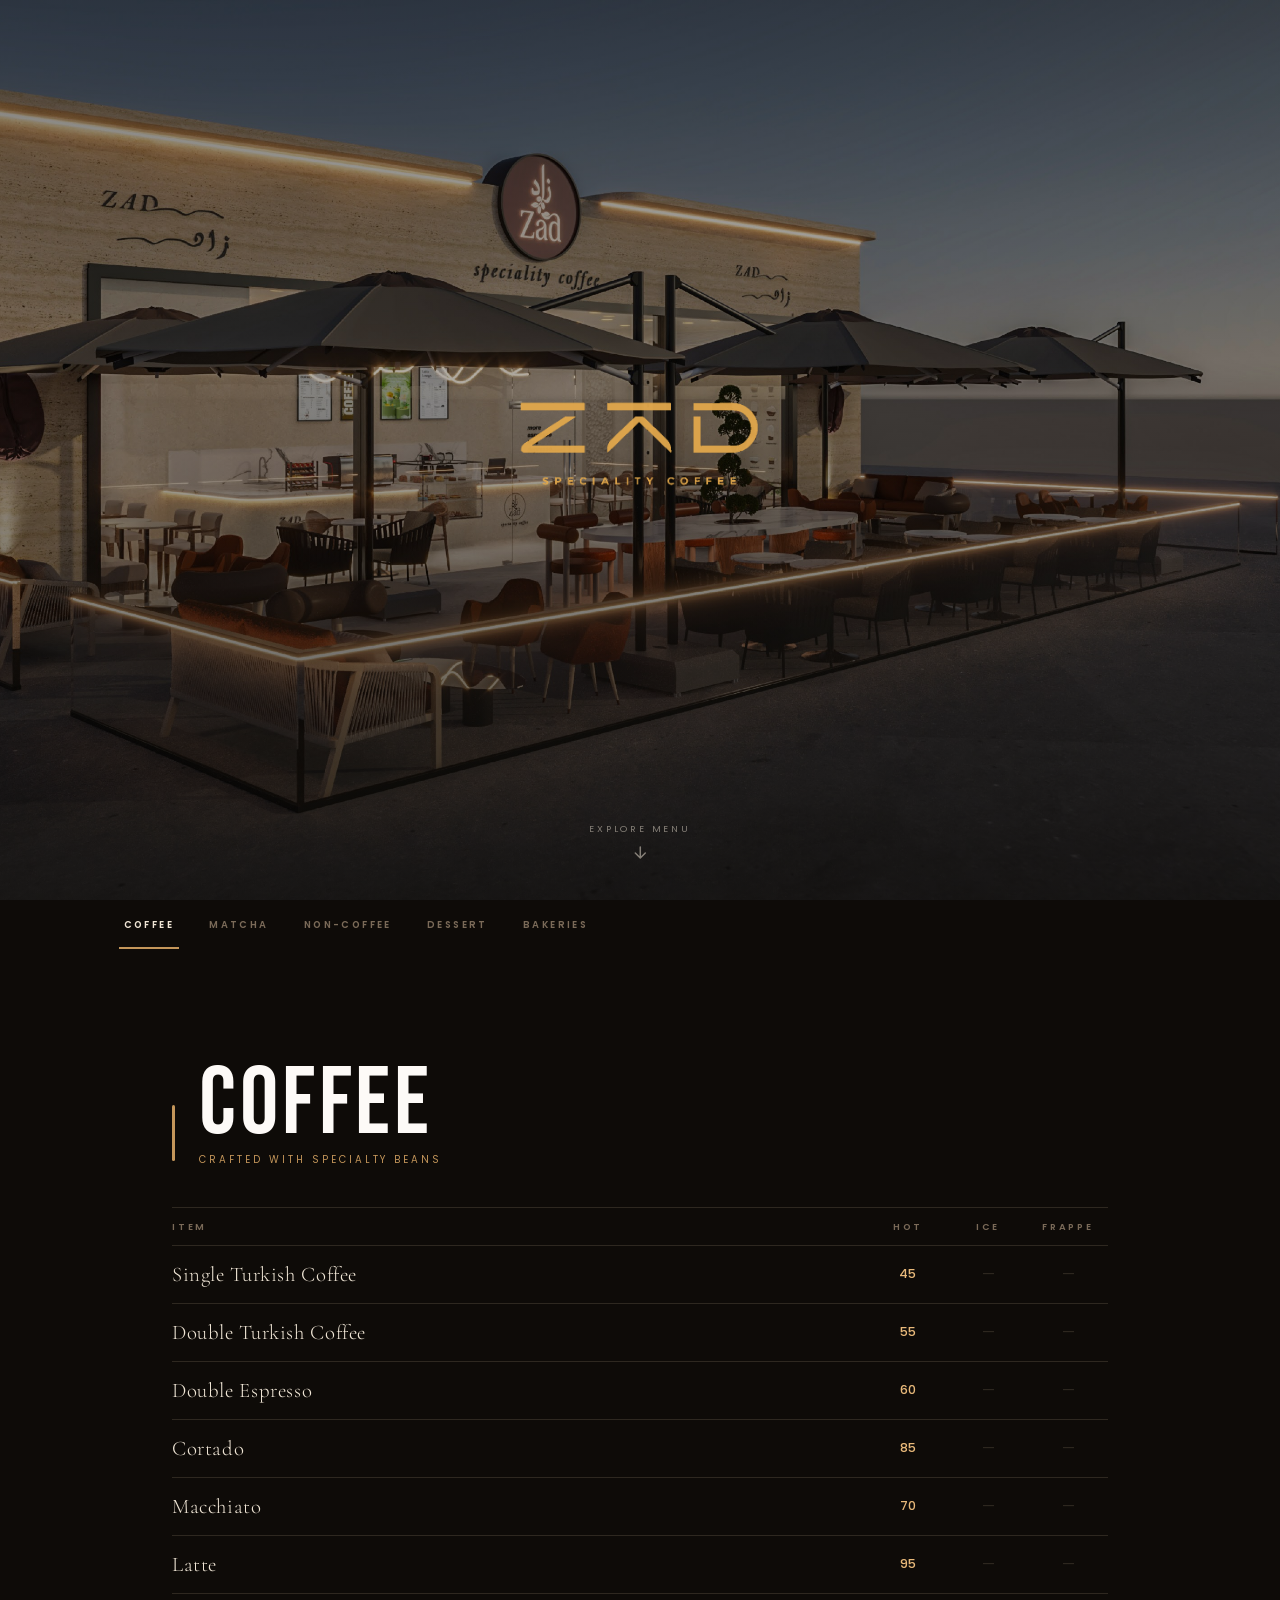
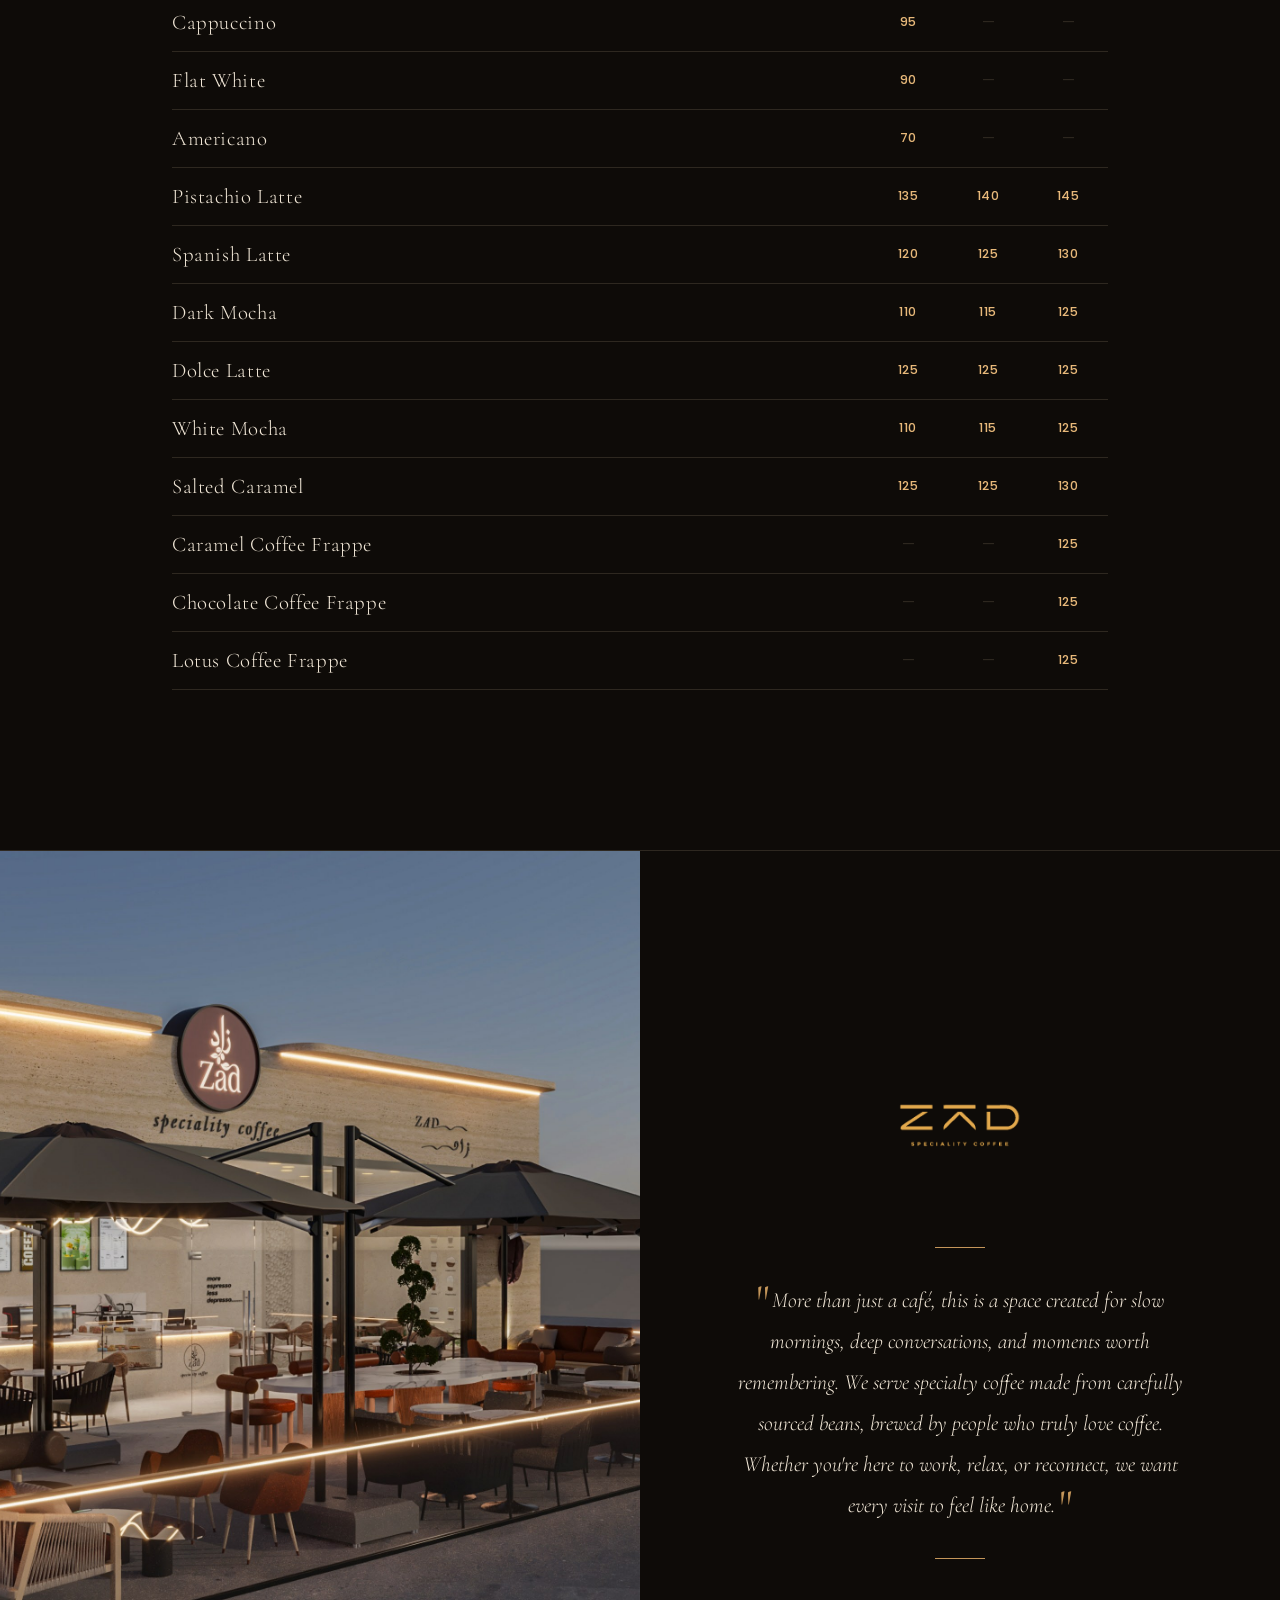
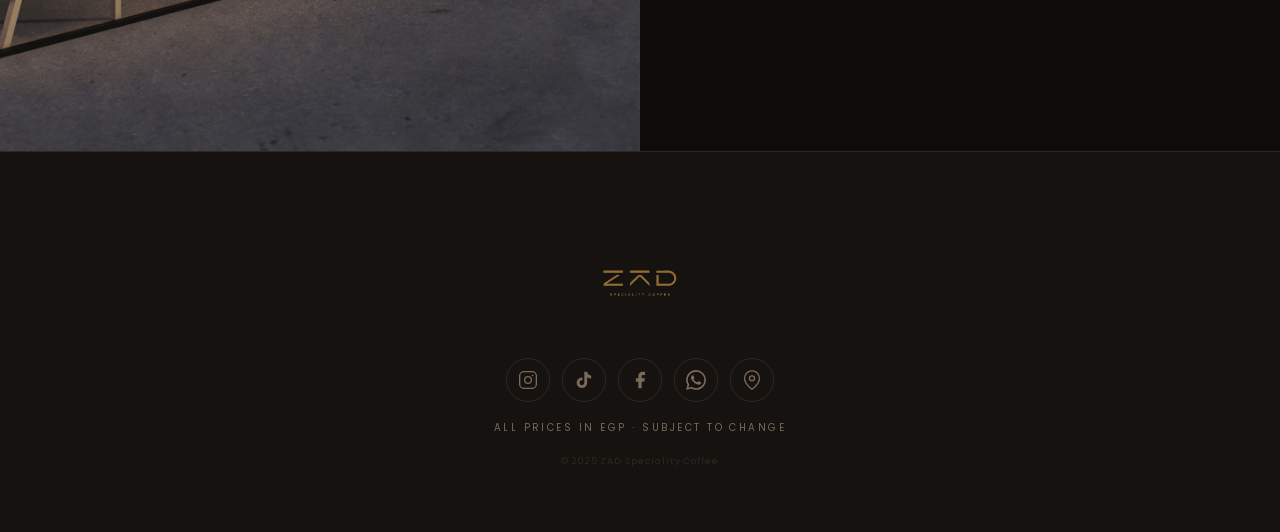
<file: index.html>
<!DOCTYPE html>
<html lang="en">
<head>
  <meta charset="UTF-8" />
  <meta name="viewport" content="width=device-width, initial-scale=1.0" />
  <title>ZAD — Speciality Coffee Menu</title>
  <meta name="description" content="ZAD Speciality Coffee — Full Menu" />
  <link rel="icon" href="logo.png" />
  <link rel="stylesheet" href="style.css" />
</head>
<body>
<div class="z-app">

  <!-- HERO -->
  <header class="z-hero">
    <div class="z-hero-img"></div>
    <div class="z-hero-overlay"></div>
    <div class="z-hero-content">
      <img src="logo.png" alt="ZAD" class="z-hero-logo" />
    </div>
    <a href="#menu" class="z-hero-down">
      <span>Explore Menu</span>
      <svg width="16" height="16" viewBox="0 0 16 16" fill="none">
        <path d="M8 3v10M3 9l5 5 5-5" stroke="currentColor" stroke-width="1.5" stroke-linecap="round" stroke-linejoin="round"/>
      </svg>
    </a>
  </header>

  <!-- NAV -->
  <nav class="z-nav" id="z-nav">
    <div class="z-nav-inner" id="z-nav-inner"></div>
  </nav>

  <!-- MENU -->
  <main class="z-main" id="z-main"></main>

  <!-- ABOUT SECTION -->
  <section class="z-about-panel" id="about">
    <div class="z-about-split">
      <div class="z-slideshow" id="z-slideshow"></div>
      <div class="z-about-info">
        <img src="logo.png" alt="ZAD" class="z-about-logo" />
        <div class="z-about-rule"></div>
        <p class="z-about-quote">More than just a café, this is a space created for slow mornings, deep conversations, and moments worth remembering. We serve specialty coffee made from carefully sourced beans, brewed by people who truly love coffee. Whether you're here to work, relax, or reconnect, we want every visit to feel like home.</p>
        <div class="z-about-rule"></div>
      </div>
    </div>
  </section>

  <!-- FOOTER -->
  <footer class="z-footer">
    <img src="logo.png" alt="ZAD" class="z-footer-logo" />
    <div class="z-social">
      <a href="#" class="z-social-btn" target="_blank" rel="noopener" aria-label="Instagram">
        <svg width="20" height="20" viewBox="0 0 24 24" fill="none" stroke="currentColor" stroke-width="1.6" stroke-linecap="round" stroke-linejoin="round">
          <rect x="2" y="2" width="20" height="20" rx="5" ry="5"/><circle cx="12" cy="12" r="4"/><circle cx="17.5" cy="6.5" r="1" fill="currentColor" stroke="none"/>
        </svg>
      </a>
      <a href="#" class="z-social-btn" target="_blank" rel="noopener" aria-label="TikTok">
        <svg width="20" height="20" viewBox="0 0 24 24" fill="currentColor">
          <path d="M19.59 6.69a4.83 4.83 0 0 1-3.77-4.25V2h-3.45v13.67a2.89 2.89 0 0 1-2.88 2.5 2.89 2.89 0 0 1-2.89-2.89 2.89 2.89 0 0 1 2.89-2.89c.28 0 .54.04.79.1V9.01a6.32 6.32 0 0 0-.79-.05 6.34 6.34 0 0 0-6.34 6.34 6.34 6.34 0 0 0 6.34 6.34 6.34 6.34 0 0 0 6.33-6.34V8.69a8.18 8.18 0 0 0 4.78 1.52V6.75a4.85 4.85 0 0 1-1.01-.06z"/>
        </svg>
      </a>
      <a href="#" class="z-social-btn" target="_blank" rel="noopener" aria-label="Facebook">
        <svg width="20" height="20" viewBox="0 0 24 24" fill="currentColor">
          <path d="M18 2h-3a5 5 0 0 0-5 5v3H7v4h3v8h4v-8h3l1-4h-4V7a1 1 0 0 1 1-1h3z"/>
        </svg>
      </a>
      <a href="#" class="z-social-btn" target="_blank" rel="noopener" aria-label="WhatsApp">
        <svg width="20" height="20" viewBox="0 0 24 24" fill="currentColor">
          <path d="M17.472 14.382c-.297-.149-1.758-.867-2.03-.967-.273-.099-.471-.148-.67.15-.197.297-.767.966-.94 1.164-.173.199-.347.223-.644.075-.297-.15-1.255-.463-2.39-1.475-.883-.788-1.48-1.761-1.653-2.059-.173-.297-.018-.458.13-.606.134-.133.298-.347.446-.52.149-.174.198-.298.298-.497.099-.198.05-.371-.025-.52-.075-.149-.669-1.612-.916-2.207-.242-.579-.487-.5-.669-.51-.173-.008-.371-.01-.57-.01-.198 0-.52.074-.792.372-.272.297-1.04 1.016-1.04 2.479 0 1.462 1.065 2.875 1.213 3.074.149.198 2.096 3.2 5.077 4.487.709.306 1.262.489 1.694.625.712.227 1.36.195 1.871.118.571-.085 1.758-.719 2.006-1.413.248-.694.248-1.289.173-1.413-.074-.124-.272-.198-.57-.347m-5.421 7.403h-.004a9.87 9.87 0 0 1-5.031-1.378l-.361-.214-3.741.982.998-3.648-.235-.374a9.86 9.86 0 0 1-1.51-5.26c.001-5.45 4.436-9.884 9.888-9.884 2.64 0 5.122 1.03 6.988 2.898a9.825 9.825 0 0 1 2.893 6.994c-.003 5.45-4.437 9.884-9.885 9.884m8.413-18.297A11.815 11.815 0 0 0 12.05 0C5.495 0 .16 5.335.157 11.892c0 2.096.547 4.142 1.588 5.945L.057 24l6.305-1.654a11.882 11.882 0 0 0 5.683 1.448h.005c6.554 0 11.89-5.335 11.893-11.893a11.821 11.821 0 0 0-3.48-8.413z"/>
        </svg>
      </a>
      <a href="#" class="z-social-btn" target="_blank" rel="noopener" aria-label="Location">
        <svg width="20" height="20" viewBox="0 0 24 24" fill="none" stroke="currentColor" stroke-width="1.6" stroke-linecap="round" stroke-linejoin="round">
          <path d="M21 10c0 7-9 13-9 13s-9-6-9-13a9 9 0 0 1 18 0z"/><circle cx="12" cy="10" r="3"/>
        </svg>
      </a>
    </div>
    <p class="z-footer-line">All prices in EGP · Subject to change</p>
    <p class="z-footer-copy">© 2025 ZAD Speciality Coffee</p>
  </footer>

</div>
<script src="script.js"></script>
</body>
</html>
</file>
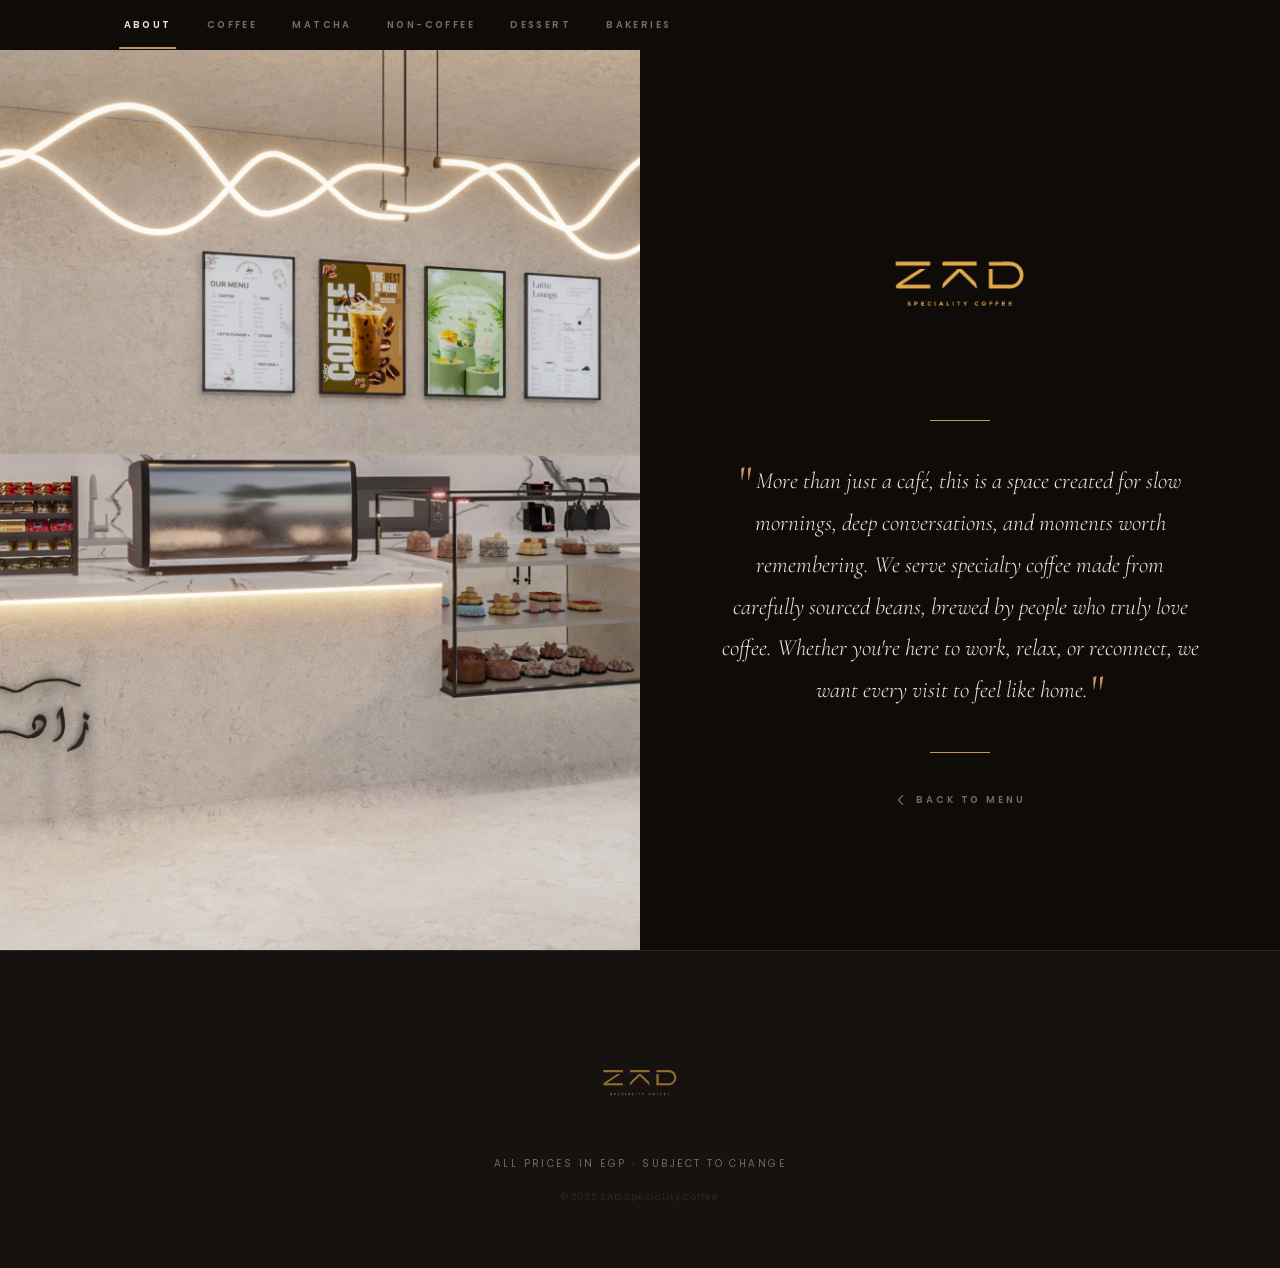
<file: about.html>
<!DOCTYPE html>
<html lang="en">
<head>
  <meta charset="UTF-8" />
  <meta name="viewport" content="width=device-width, initial-scale=1.0" />
  <title>ZAD — About</title>
  <link rel="icon" href="logo.png" />
  <link rel="stylesheet" href="style.css" />
  <style>
    .z-about-wrap {
      min-height: 100vh;
      display: grid;
      grid-template-columns: 1fr 1fr;
    }

    /* LEFT — slideshow */
    .z-about-left {
      position: relative;
      overflow: hidden;
      min-height: 600px;
    }

    .z-slide {
      position: absolute;
      inset: 0;
      background-size: cover;
      background-position: center;
      opacity: 0;
      transition: opacity 0.3s ease;
    }

    .z-slide.z-slide-active {
      opacity: 1;
    }

    /* RIGHT — content */
    .z-about-right {
      background: var(--bg);
      display: flex;
      flex-direction: column;
      align-items: center;
      justify-content: center;
      padding: 5rem 4rem;
      gap: 2.5rem;
      text-align: center;
    }

    .z-about-logo {
      width: min(280px, 60%);
      height: auto;
    }

    .z-about-rule {
      width: 60px;
      height: 1px;
      background: var(--gold);
      margin: 0 auto;
    }

    .z-about-quote {
      font-family: var(--f-serif);
      font-size: clamp(1.1rem, 2vw, 1.45rem);
      font-weight: 300;
      font-style: italic;
      color: var(--cream);
      line-height: 1.8;
      max-width: 480px;
    }

    .z-about-quote::before {
      content: '"';
      font-size: 3rem;
      color: var(--gold);
      line-height: 0;
      vertical-align: -0.6rem;
      margin-right: 0.2rem;
      font-style: normal;
    }

    .z-about-quote::after {
      content: '"';
      font-size: 3rem;
      color: var(--gold);
      line-height: 0;
      vertical-align: -0.6rem;
      margin-left: 0.2rem;
      font-style: normal;
    }

    .z-about-back {
      display: inline-flex;
      align-items: center;
      gap: 0.5rem;
      font-family: var(--f-body);
      font-size: 0.6rem;
      font-weight: 600;
      letter-spacing: 0.3em;
      text-transform: uppercase;
      color: var(--muted);
      text-decoration: none;
      transition: color 0.2s;
    }

    .z-about-back:hover { color: var(--gold2); }

    /* Mobile */
    @media (max-width: 768px) {
      .z-about-wrap {
        grid-template-columns: 1fr;
        grid-template-rows: 50vh auto;
      }

      .z-about-left { min-height: 50vh; }

      .z-about-right {
        padding: 3.5rem 2rem;
      }
    }
  </style>
</head>
<body>
<div class="z-app">

  <!-- NAV -->
  <nav class="z-nav">
    <div class="z-nav-inner" id="navInner"></div>
  </nav>

  <div class="z-about-wrap">

    <!-- LEFT: Slideshow -->
    <div class="z-about-left" id="slideshow"></div>

    <!-- RIGHT: Content -->
    <div class="z-about-right">
      <img src="logo.png" alt="ZAD" class="z-about-logo" />
      <div class="z-about-rule"></div>
      <p class="z-about-quote">More than just a café, this is a space created for slow mornings, deep conversations, and moments worth remembering. We serve specialty coffee made from carefully sourced beans, brewed by people who truly love coffee. Whether you're here to work, relax, or reconnect, we want every visit to feel like home.</p>
      <div class="z-about-rule"></div>
      <a href="index.html" class="z-about-back">
        <svg width="14" height="14" viewBox="0 0 16 16" fill="none">
          <path d="M10 3L5 8l5 5" stroke="currentColor" stroke-width="1.5" stroke-linecap="round" stroke-linejoin="round"/>
        </svg>
        Back to Menu
      </a>
    </div>

  </div>

  <!-- FOOTER -->
  <footer class="z-footer">
    <img src="logo.png" alt="ZAD" class="z-footer-logo" />
    <p class="z-footer-line">All prices in EGP · Subject to change</p>
    <p class="z-footer-copy">© 2025 ZAD Speciality Coffee</p>
  </footer>

</div>
<script>
  const images = [
    "img-002.jpg","img-003.jpg","img-004.jpg",
    "img-005.jpg","img-006.jpg","img-007.jpg",
    "img-008.jpg","img-009.jpg","img-010.jpg",
    "img-011.jpg","img-012.jpg","img-013.jpg",
    "img-014.jpg","img-015.jpg","img-016.jpg",
    "img-017.jpg","img-018.jpg","img-019.jpg",
    "img-020.jpg","img-021.jpg","img-022.jpg",
    "img-023.jpg","img-024.jpg","img-025.jpg",
    "img-026.jpg","img-027.jpg","img-028.jpg",
    "img-029.jpg"
  ];

  const slideshow = document.getElementById("slideshow");

  // Build slides
  images.forEach((src, i) => {
    const div = document.createElement("div");
    div.className = "z-slide" + (i === 0 ? " z-slide-active" : "");
    div.style.backgroundImage = `url('${src}')`;
    slideshow.appendChild(div);
  });

  let current = 0;
  const slides = document.querySelectorAll(".z-slide");

  setInterval(() => {
    slides[current].classList.remove("z-slide-active");
    current = (current + 1) % slides.length;
    slides[current].classList.add("z-slide-active");
  }, 500);

  // Nav
  const CATEGORIES = [
    { id: "Coffee", label: "Coffee" },
    { id: "Matcha", label: "Matcha" },
    { id: "NonCoffee", label: "Non-Coffee" },
    { id: "Dessert", label: "Dessert" },
    { id: "Bakeries", label: "Bakeries" },
  ];

  const navInner = document.getElementById("navInner");

  // About btn (active)
  const aboutBtn = document.createElement("a");
  aboutBtn.className = "z-nav-btn z-nav-on";
  aboutBtn.textContent = "About";
  aboutBtn.href = "about.html";
  navInner.appendChild(aboutBtn);

  CATEGORIES.forEach(c => {
    const btn = document.createElement("a");
    btn.className = "z-nav-btn";
    btn.textContent = c.label;
    btn.href = "index.html";
    navInner.appendChild(btn);
  });

  // Sticky nav
  const nav = document.querySelector(".z-nav");
  window.addEventListener("scroll", () => {
    nav.classList.toggle("z-nav-stuck", window.scrollY > 10);
  }, { passive: true });
</script>
</body>
</html>
</file>
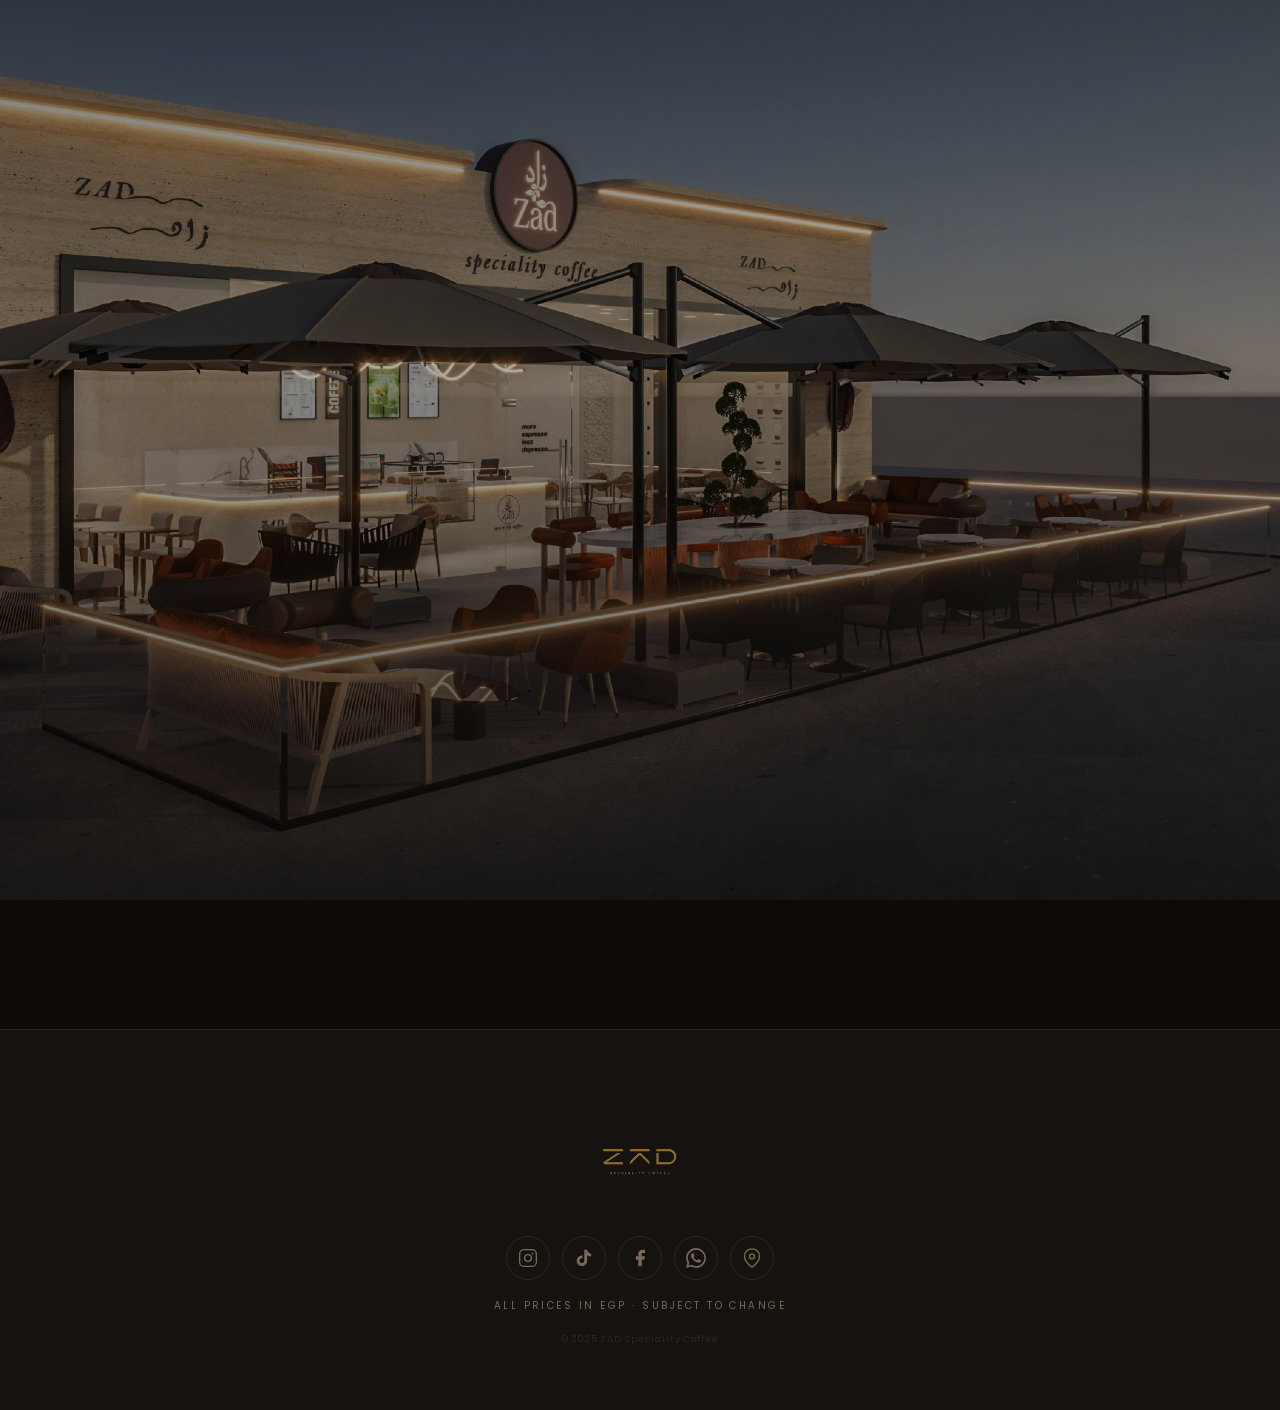
<file: bakeries.html>
<!DOCTYPE html>
<html lang="en">
<head>
  <meta charset="UTF-8" />
  <meta name="viewport" content="width=device-width, initial-scale=1.0" />
  <title>ZAD — Speciality Coffee Menu</title>
  <meta name="description" content="ZAD Speciality Coffee — Full Menu" />
  <link rel="icon" href="logo.png" />
  <link rel="stylesheet" href="style.css" />
</head>
<body>
<div class="z-app">

  <!-- HERO -->
  <header class="z-hero">
    <div class="z-hero-img"></div>
    <div class="z-hero-overlay"></div>
    <div class="z-hero-content">
      <img src="logo.png" alt="ZAD" class="z-hero-logo" />
    </div>
    <a href="#Coffee" class="z-hero-down">
      <span>Explore Menu</span>
      <svg width="16" height="16" viewBox="0 0 16 16" fill="none">
        <path d="M8 3v10M3 9l5 5 5-5" stroke="currentColor" stroke-width="1.5" stroke-linecap="round" stroke-linejoin="round"/>
      </svg>
    </a>
  </header>

  <!-- NAV -->
  <nav class="z-nav">
    <div class="z-nav-inner"></div>
  </nav>

  <!-- SECTION (built by JS) -->
  <main class="z-main"></main>

  <!-- FOOTER -->
  <footer class="z-footer">
    <img src="logo.png" alt="ZAD" class="z-footer-logo" />

    <div class="z-social">
      <!-- Instagram -->
      <a href="#" class="z-social-btn" target="_blank" rel="noopener" aria-label="Instagram">
        <svg width="20" height="20" viewBox="0 0 24 24" fill="none" stroke="currentColor" stroke-width="1.6" stroke-linecap="round" stroke-linejoin="round">
          <rect x="2" y="2" width="20" height="20" rx="5" ry="5"/>
          <circle cx="12" cy="12" r="4"/>
          <circle cx="17.5" cy="6.5" r="1" fill="currentColor" stroke="none"/>
        </svg>
      </a>
      <!-- TikTok -->
      <a href="#" class="z-social-btn" target="_blank" rel="noopener" aria-label="TikTok">
        <svg width="20" height="20" viewBox="0 0 24 24" fill="currentColor">
          <path d="M19.59 6.69a4.83 4.83 0 0 1-3.77-4.25V2h-3.45v13.67a2.89 2.89 0 0 1-2.88 2.5 2.89 2.89 0 0 1-2.89-2.89 2.89 2.89 0 0 1 2.89-2.89c.28 0 .54.04.79.1V9.01a6.32 6.32 0 0 0-.79-.05 6.34 6.34 0 0 0-6.34 6.34 6.34 6.34 0 0 0 6.34 6.34 6.34 6.34 0 0 0 6.33-6.34V8.69a8.18 8.18 0 0 0 4.78 1.52V6.75a4.85 4.85 0 0 1-1.01-.06z"/>
        </svg>
      </a>
      <!-- Facebook -->
      <a href="#" class="z-social-btn" target="_blank" rel="noopener" aria-label="Facebook">
        <svg width="20" height="20" viewBox="0 0 24 24" fill="currentColor">
          <path d="M18 2h-3a5 5 0 0 0-5 5v3H7v4h3v8h4v-8h3l1-4h-4V7a1 1 0 0 1 1-1h3z"/>
        </svg>
      </a>
      <!-- WhatsApp -->
      <a href="#" class="z-social-btn" target="_blank" rel="noopener" aria-label="WhatsApp">
        <svg width="20" height="20" viewBox="0 0 24 24" fill="currentColor">
          <path d="M17.472 14.382c-.297-.149-1.758-.867-2.03-.967-.273-.099-.471-.148-.67.15-.197.297-.767.966-.94 1.164-.173.199-.347.223-.644.075-.297-.15-1.255-.463-2.39-1.475-.883-.788-1.48-1.761-1.653-2.059-.173-.297-.018-.458.13-.606.134-.133.298-.347.446-.52.149-.174.198-.298.298-.497.099-.198.05-.371-.025-.52-.075-.149-.669-1.612-.916-2.207-.242-.579-.487-.5-.669-.51-.173-.008-.371-.01-.57-.01-.198 0-.52.074-.792.372-.272.297-1.04 1.016-1.04 2.479 0 1.462 1.065 2.875 1.213 3.074.149.198 2.096 3.2 5.077 4.487.709.306 1.262.489 1.694.625.712.227 1.36.195 1.871.118.571-.085 1.758-.719 2.006-1.413.248-.694.248-1.289.173-1.413-.074-.124-.272-.198-.57-.347m-5.421 7.403h-.004a9.87 9.87 0 0 1-5.031-1.378l-.361-.214-3.741.982.998-3.648-.235-.374a9.86 9.86 0 0 1-1.51-5.26c.001-5.45 4.436-9.884 9.888-9.884 2.64 0 5.122 1.03 6.988 2.898a9.825 9.825 0 0 1 2.893 6.994c-.003 5.45-4.437 9.884-9.885 9.884m8.413-18.297A11.815 11.815 0 0 0 12.05 0C5.495 0 .16 5.335.157 11.892c0 2.096.547 4.142 1.588 5.945L.057 24l6.305-1.654a11.882 11.882 0 0 0 5.683 1.448h.005c6.554 0 11.89-5.335 11.893-11.893a11.821 11.821 0 0 0-3.48-8.413z"/>
        </svg>
      </a>
      <!-- Location -->
      <a href="#" class="z-social-btn" target="_blank" rel="noopener" aria-label="Location">
        <svg width="20" height="20" viewBox="0 0 24 24" fill="none" stroke="currentColor" stroke-width="1.6" stroke-linecap="round" stroke-linejoin="round">
          <path d="M21 10c0 7-9 13-9 13s-9-6-9-13a9 9 0 0 1 18 0z"/>
          <circle cx="12" cy="10" r="3"/>
        </svg>
      </a>
    </div>

    <p class="z-footer-line">All prices in EGP · Subject to change</p>
    <p class="z-footer-copy">© 2025 ZAD Speciality Coffee</p>
  </footer>

</div>
<script src="script.js"></script>
</body>
</html>
</file>
<file: style.css>
@import url('https://fonts.googleapis.com/css2?family=Bebas+Neue&family=Poppins:wght@300;400;500;600&family=Cormorant+Garamond:ital,wght@0,300;0,400;1,300&display=swap');

:root {
  --bg:      #0E0B08;
  --bg2:     #161210;
  --bg3:     #1E1A15;
  --border:  #2E2820;
  --gold:    #C4965A;
  --gold2:   #E8B97A;
  --cream:   #F0E6D6;
  --muted:   #7A6A58;
  --white:   #FDFAF7;
  --f-head:  'Bebas Neue', sans-serif;
  --f-serif: 'Cormorant Garamond', Georgia, serif;
  --f-body:  'Poppins', system-ui, sans-serif;
}

*, *::before, *::after { box-sizing: border-box; margin: 0; padding: 0; }
html { scroll-behavior: smooth; }

.z-app {
  background: var(--bg);
  color: var(--cream);
  font-family: var(--f-body);
  -webkit-font-smoothing: antialiased;
  overflow-x: hidden;
}

/* ── HERO ── */
.z-hero {
  position: relative;
  height: 100svh;
  min-height: 600px;
  display: flex;
  flex-direction: column;
  align-items: center;
  justify-content: center;
  overflow: hidden;
}

.z-hero-img {
  position: absolute;
  inset: 0;
  background: url('hero-bg.png') center center / cover no-repeat;
  transform: scale(1.05);
  transition: transform 8s ease-out;
}

.z-hero-in .z-hero-img { transform: scale(1); }

.z-hero-overlay {
  position: absolute;
  inset: 0;
  background: linear-gradient(to bottom, rgba(10,8,5,0.55) 0%, rgba(10,8,5,0.3) 40%, rgba(10,8,5,0.75) 100%);
}

.z-hero-content {
  position: relative;
  z-index: 2;
  display: flex;
  flex-direction: column;
  align-items: center;
  gap: 1.2rem;
  opacity: 0;
  transform: translateY(30px);
  transition: opacity 1s ease 0.1s, transform 1s ease 0.1s;
}

.z-hero-in .z-hero-content { opacity: 1; transform: translateY(0); }

.z-hero-logo {
  width: min(520px, 80vw);
  height: auto;
  opacity: 0.95;
}

.z-hero-down {
  position: absolute;
  bottom: 2.5rem;
  left: 50%;
  transform: translateX(-50%);
  z-index: 2;
  display: flex;
  flex-direction: column;
  align-items: center;
  gap: 0.5rem;
  color: rgba(240,230,214,0.5);
  text-decoration: none;
  opacity: 0;
  transition: opacity 0.6s ease 1.6s, color 0.2s;
}

.z-hero-in .z-hero-down { opacity: 1; }
.z-hero-down:hover { color: var(--gold2); }

.z-hero-down span {
  font-size: 0.58rem;
  letter-spacing: 0.3em;
  text-transform: uppercase;
}

/* ── NAV ── */
.z-nav {
  position: sticky;
  top: 0;
  z-index: 200;
  background: var(--bg);
  border-bottom: 1px solid transparent;
  transition: border-color 0.3s, box-shadow 0.3s;
}

.z-nav-stuck {
  border-bottom-color: var(--border);
  box-shadow: 0 2px 30px rgba(0,0,0,0.5);
}

.z-nav-inner {
  max-width: 1100px;
  margin: 0 auto;
  display: flex;
  overflow-x: auto;
  scrollbar-width: none;
  padding: 0 1rem;
}
.z-nav-inner::-webkit-scrollbar { display: none; }

.z-nav-btn {
  flex-shrink: 0;
  background: none;
  border: none;
  cursor: pointer;
  font-family: var(--f-body);
  font-size: 0.6rem;
  font-weight: 600;
  letter-spacing: 0.25em;
  text-transform: uppercase;
  color: var(--muted);
  padding: 1.1rem 1.1rem;
  position: relative;
  transition: color 0.2s;
  white-space: nowrap;
  text-decoration: none;
  display: inline-block;
}

.z-nav-btn::after {
  content: '';
  position: absolute;
  bottom: 0; left: 50%;
  transform: translateX(-50%);
  width: 0; height: 2px;
  background: var(--gold);
  transition: width 0.22s;
}

.z-nav-btn:hover { color: var(--cream); }
.z-nav-on { color: var(--cream); }
.z-nav-on::after { width: calc(100% - 1.6rem); }

/* ── MAIN ── */
.z-main {
  max-width: 1000px;
  margin: 0 auto;
  padding: 0 2rem 8rem;
}

/* ── SECTION ── */
.z-section {
  padding: 7rem 0 2rem;
  opacity: 0;
  transform: translateY(40px);
  transition: opacity 0.8s ease, transform 0.8s ease;
}

.z-in { opacity: 1; transform: translateY(0); }

.z-sec-top {
  display: flex;
  align-items: flex-end;
  gap: 1.5rem;
  margin-bottom: 2.5rem;
}

.z-sec-num-wrap {
  display: flex;
  align-items: flex-end;
  padding-bottom: 0.4rem;
}

.z-sec-line {
  display: block;
  width: 3px;
  height: 56px;
  background: var(--gold);
  border-radius: 2px;
  flex-shrink: 0;
}

.z-sec-labels { display: flex; flex-direction: column; gap: 0.3rem; }

.z-sec-title {
  font-family: var(--f-head);
  font-size: clamp(3.5rem, 8vw, 6rem);
  font-weight: 400;
  letter-spacing: 0.04em;
  line-height: 0.9;
  color: var(--white);
}

.z-sec-sub {
  font-size: 0.62rem;
  font-weight: 400;
  letter-spacing: 0.3em;
  text-transform: uppercase;
  color: var(--gold);
}

/* ── TABLE ── */
.z-table-wrap { border-top: 1px solid var(--border); }

.z-col-heads {
  display: grid;
  grid-template-columns: 1fr repeat(3, 80px);
  padding: 0.7rem 0;
  border-bottom: 1px solid var(--border);
}

.z-col-item, .z-col-head {
  font-size: 0.58rem;
  font-weight: 600;
  letter-spacing: 0.3em;
  text-transform: uppercase;
  color: var(--muted);
}

.z-col-head { text-align: center; }

.z-row {
  display: grid;
  grid-template-columns: 1fr repeat(3, 80px);
  align-items: center;
  padding: 1rem 0;
  border-bottom: 1px solid var(--border);
  opacity: 0;
  transform: translateX(-10px);
  transition: opacity 0.4s ease, transform 0.4s ease, background 0.15s;
}

.z-in .z-row { opacity: 1; transform: translateX(0); }
.z-row:hover { background: rgba(196,150,90,0.04); }

.z-row-name {
  font-family: var(--f-serif);
  font-size: 1.3rem;
  font-weight: 300;
  letter-spacing: 0.03em;
  color: var(--cream);
  padding-right: 1rem;
}

.z-price {
  display: block;
  text-align: center;
  font-family: var(--f-body);
  font-size: 0.78rem;
  font-weight: 500;
  color: var(--gold2);
  letter-spacing: 0.03em;
}

.z-nodash {
  display: block;
  text-align: center;
  color: var(--border);
  font-size: 0.9rem;
}

/* ── LIST ── */
.z-list-wrap { border-top: 1px solid var(--border); }

.z-list-row {
  display: flex;
  align-items: baseline;
  gap: 0.8rem;
  padding: 1rem 0;
  border-bottom: 1px solid var(--border);
  opacity: 0;
  transform: translateX(-10px);
  transition: opacity 0.4s ease, transform 0.4s ease, background 0.15s;
  cursor: default;
}

.z-in .z-list-row { opacity: 1; transform: translateX(0); }

.z-list-row:hover {
  background: rgba(196,150,90,0.04);
  padding-left: 0.5rem;
  padding-right: 0.5rem;
  margin: 0 -0.5rem;
  border-radius: 4px;
}

.z-list-name {
  font-family: var(--f-serif);
  font-size: 1.3rem;
  font-weight: 300;
  letter-spacing: 0.03em;
  color: var(--cream);
  flex-shrink: 0;
  line-height: 1.3;
}

.z-list-dots {
  flex: 1;
  border-bottom: 1px dashed var(--border);
  margin-bottom: 4px;
  min-width: 20px;
}

.z-list-price {
  font-family: var(--f-body);
  font-size: 0.78rem;
  font-weight: 500;
  color: var(--gold2);
  flex-shrink: 0;
  letter-spacing: 0.03em;
}

/* ── ABOUT SECTION ── */
.z-about-panel {
  border-top: 1px solid var(--border);
}

.z-about-split {
  display: grid;
  grid-template-columns: 1fr 1fr;
  min-height: 100vh;
}

.z-slideshow {
  position: relative;
  overflow: hidden;
  min-height: 600px;
}

.z-slide {
  position: absolute;
  inset: 0;
  background-size: cover;
  background-position: center;
  opacity: 0;
  transition: opacity 0.8s ease;
}

.z-slide.z-slide-active { opacity: 1; }

.z-about-info {
  background: var(--bg);
  display: flex;
  flex-direction: column;
  align-items: center;
  justify-content: center;
  padding: 5rem 4rem;
  gap: 2rem;
  text-align: center;
}

.z-about-logo {
  width: min(260px, 60%);
  height: auto;
}

.z-about-rule {
  width: 50px;
  height: 1px;
  background: var(--gold);
}

.z-about-quote {
  font-family: var(--f-serif);
  font-size: clamp(1rem, 1.8vw, 1.35rem);
  font-weight: 300;
  font-style: italic;
  color: var(--cream);
  line-height: 1.9;
  max-width: 460px;
}

.z-about-quote::before {
  content: '"';
  font-size: 3rem;
  color: var(--gold);
  line-height: 0;
  vertical-align: -0.6rem;
  margin-right: 0.2rem;
  font-style: normal;
}

.z-about-quote::after {
  content: '"';
  font-size: 3rem;
  color: var(--gold);
  line-height: 0;
  vertical-align: -0.6rem;
  margin-left: 0.2rem;
  font-style: normal;
}

/* ── FOOTER ── */
.z-footer {
  background: var(--bg2);
  border-top: 1px solid var(--border);
  padding: 5rem 2rem 4rem;
  text-align: center;
  display: flex;
  flex-direction: column;
  align-items: center;
  gap: 1.2rem;
}

.z-footer-logo {
  width: 160px;
  opacity: 0.6;
}

.z-social {
  display: flex;
  align-items: center;
  gap: 0.75rem;
}

.z-social-btn {
  display: flex;
  align-items: center;
  justify-content: center;
  width: 44px;
  height: 44px;
  border-radius: 50%;
  border: 1px solid var(--border);
  color: var(--muted);
  text-decoration: none;
  transition: color 0.2s, border-color 0.2s, background 0.2s;
}

.z-social-btn:hover {
  color: var(--gold2);
  border-color: var(--gold);
  background: rgba(196,150,90,0.08);
}

.z-footer-line {
  font-size: 0.62rem;
  letter-spacing: 0.25em;
  text-transform: uppercase;
  color: var(--muted);
}

.z-footer-copy {
  font-size: 0.58rem;
  letter-spacing: 0.1em;
  color: var(--border);
}

/* ── MOBILE ── */
@media (max-width: 640px) {
  .z-main { padding: 0 1rem 6rem; }
  .z-sec-title { font-size: 3rem; }
  .z-sec-line { height: 42px; }
  .z-row-name, .z-list-name { font-size: 1.05rem; }
  .z-col-heads { grid-template-columns: 1fr repeat(3, 58px); }
  .z-row { grid-template-columns: 1fr repeat(3, 58px); }
  .z-nav-btn { font-size: 0.56rem; padding: 1rem 0.7rem; }
  .z-hero-logo { width: 65vw; }
  .z-about-split {
    grid-template-columns: 1fr;
    grid-template-rows: 50vh auto;
  }
  .z-slideshow { min-height: 50vh; }
  .z-about-info { padding: 3rem 1.5rem; }
}
</file>
